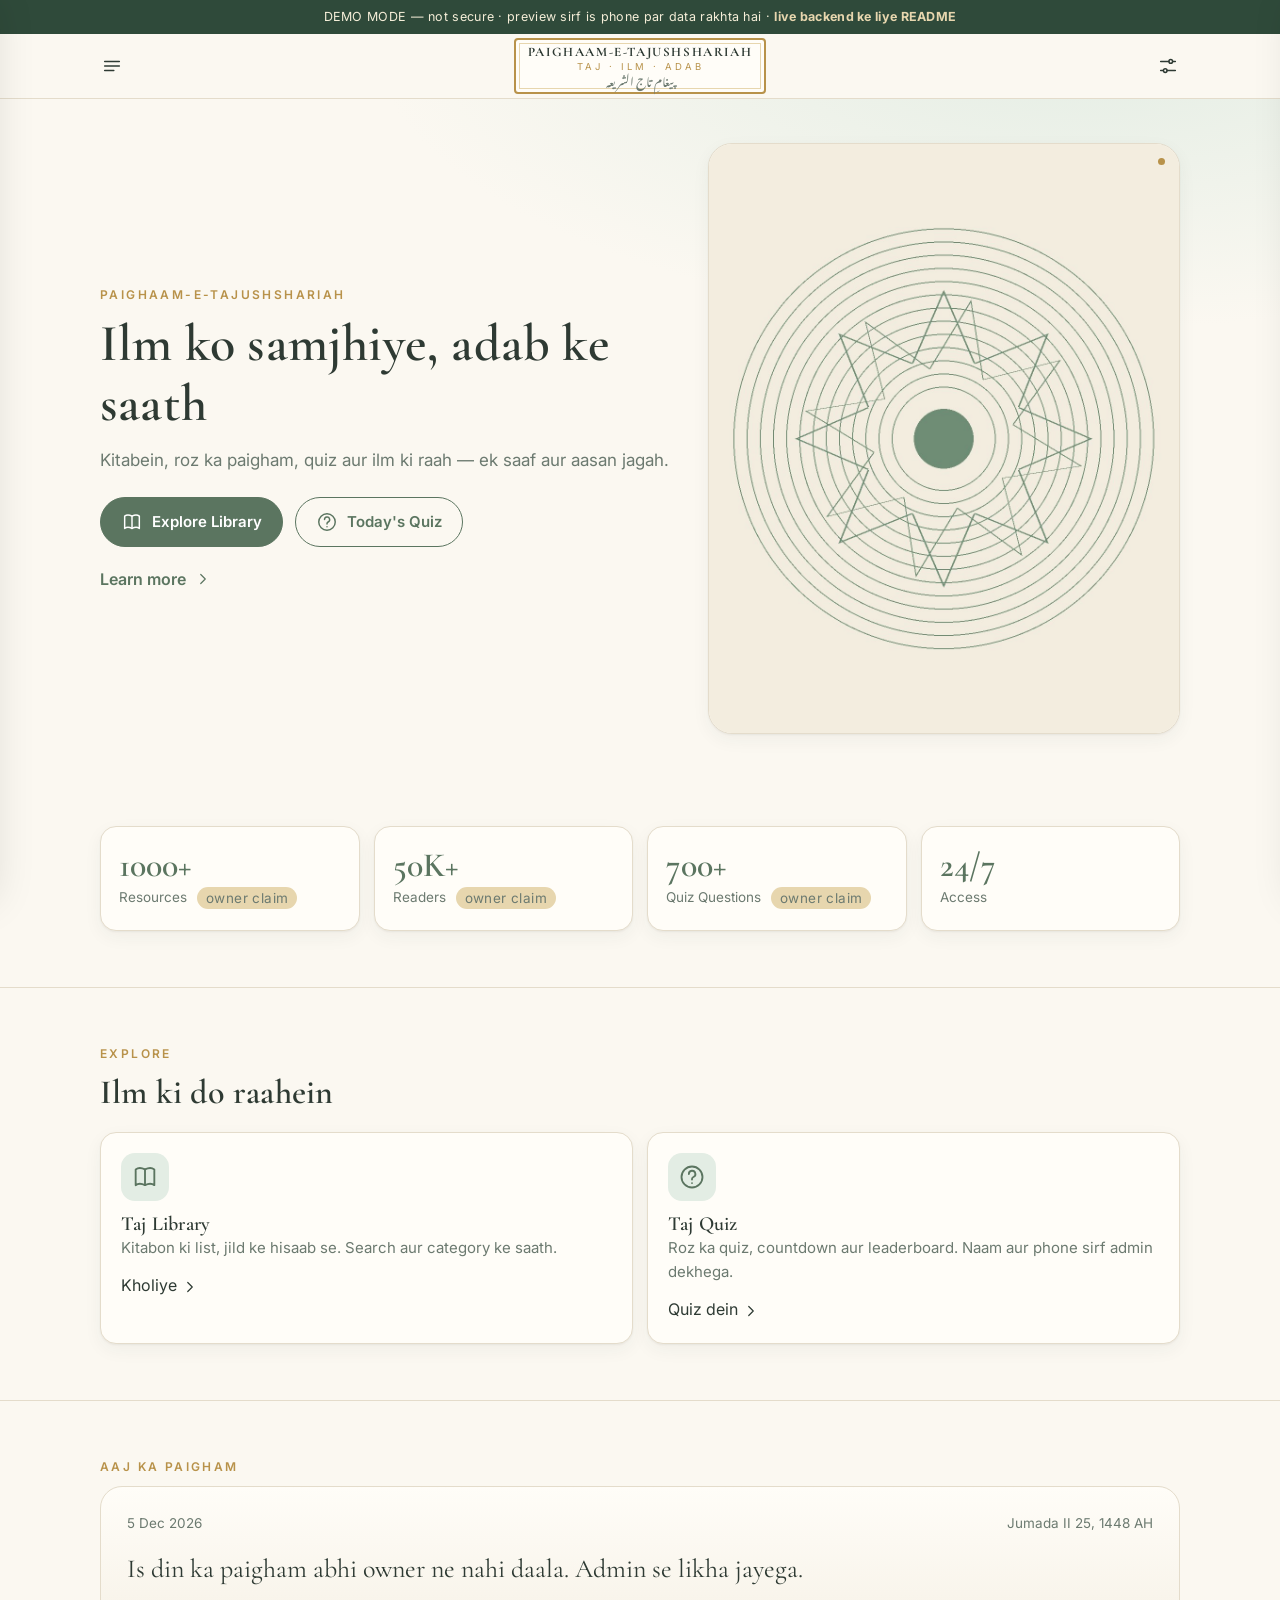
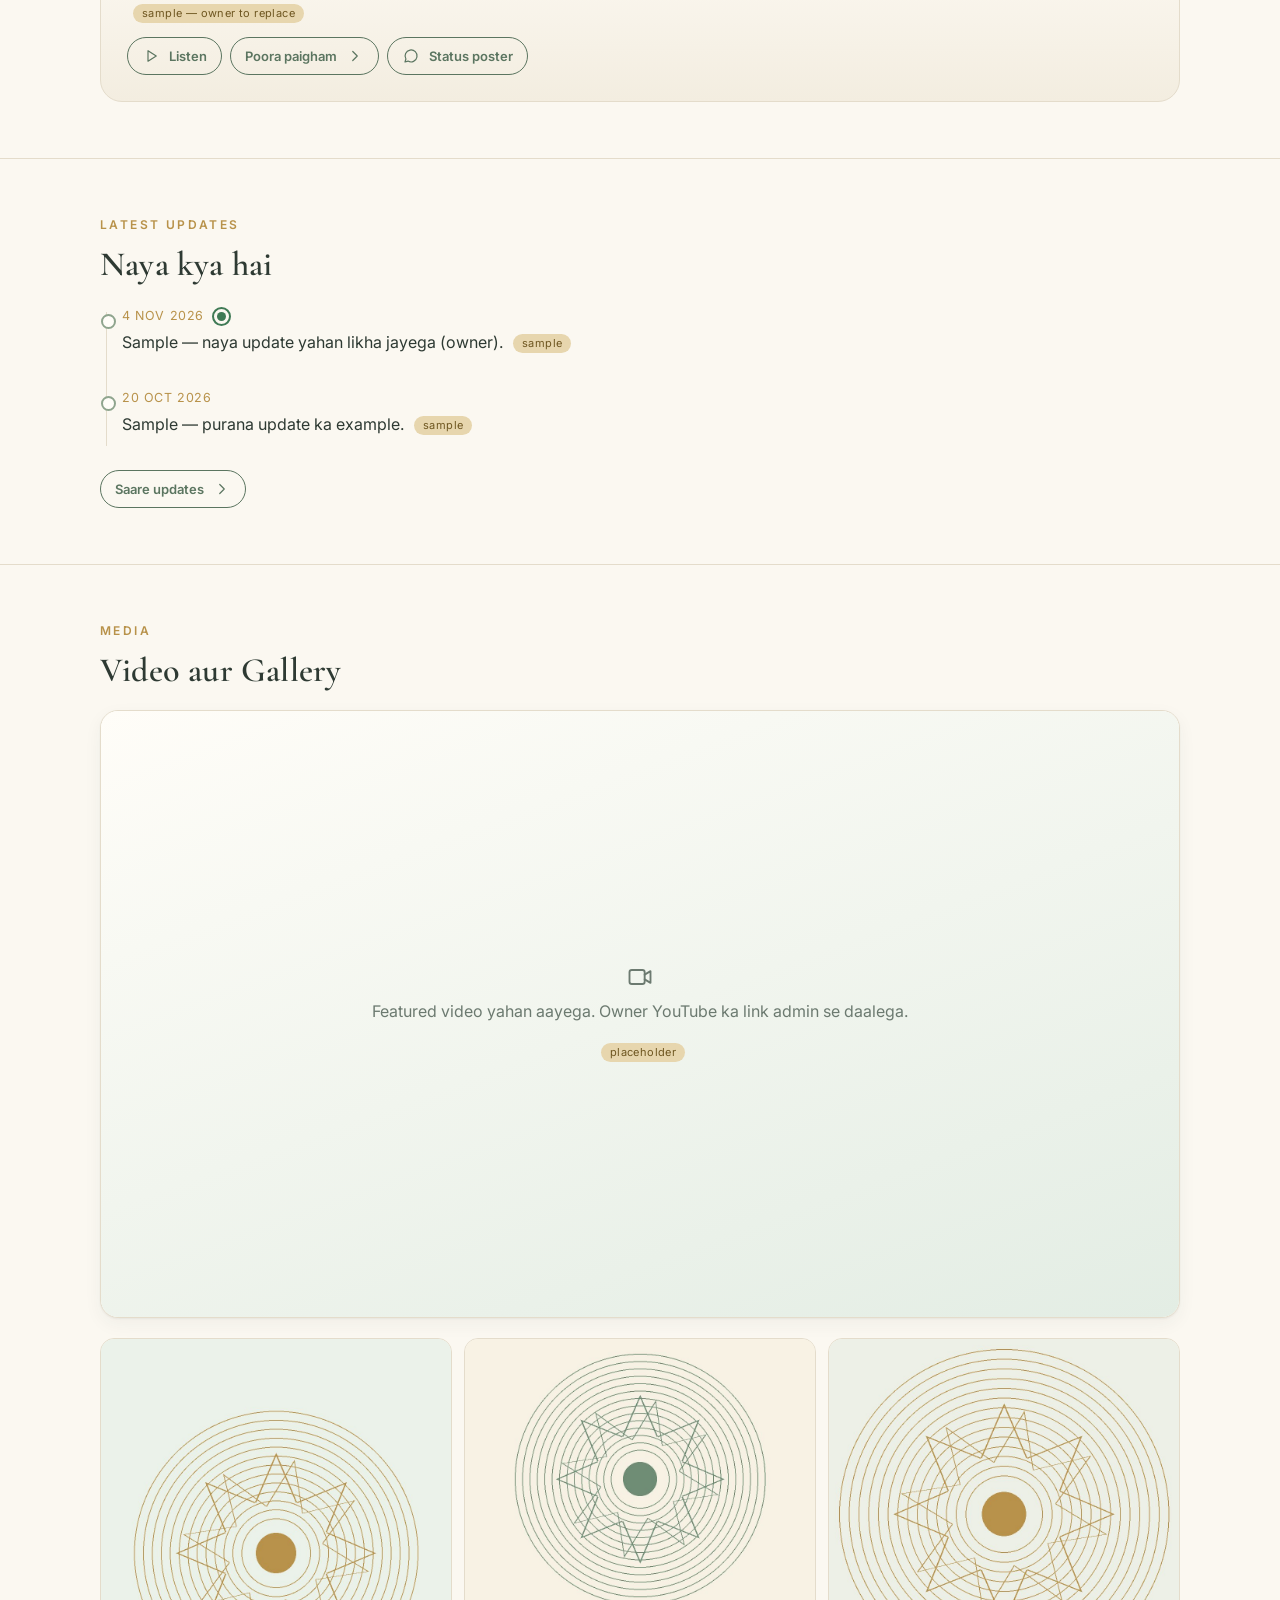
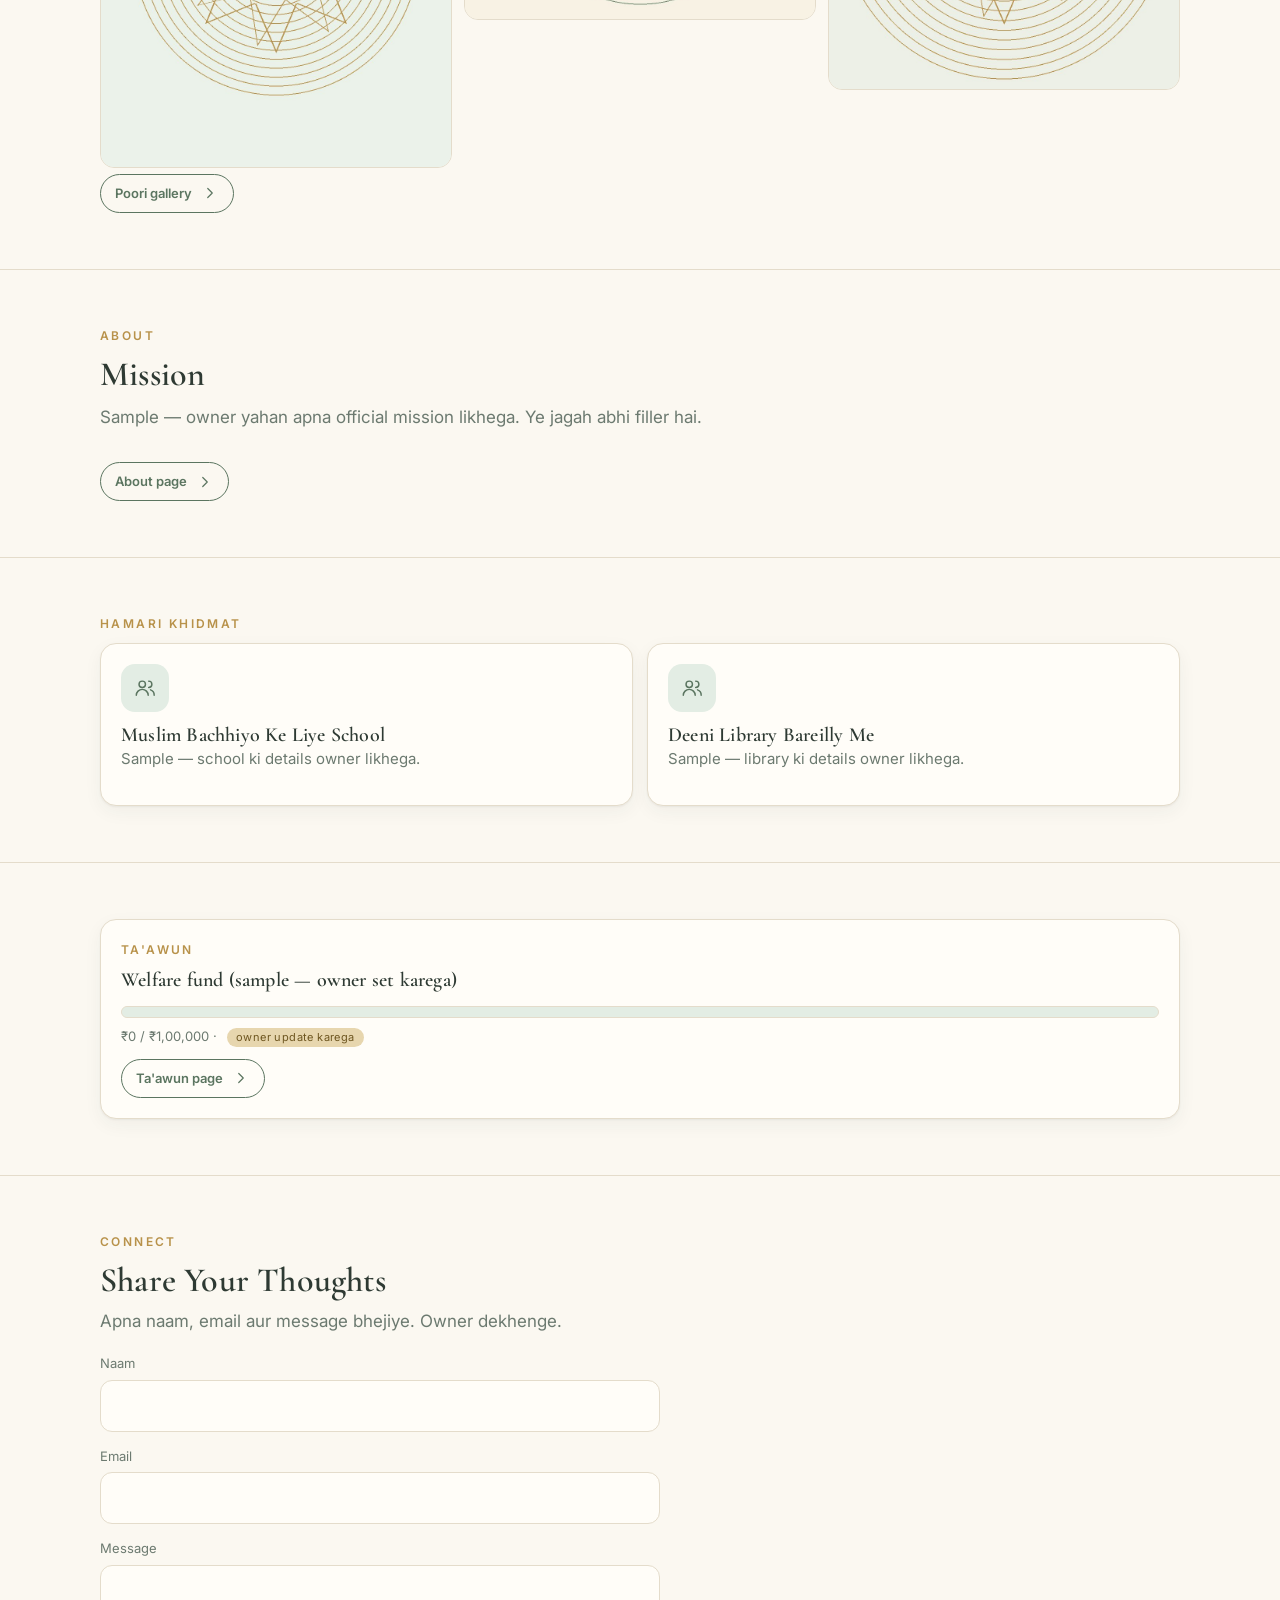
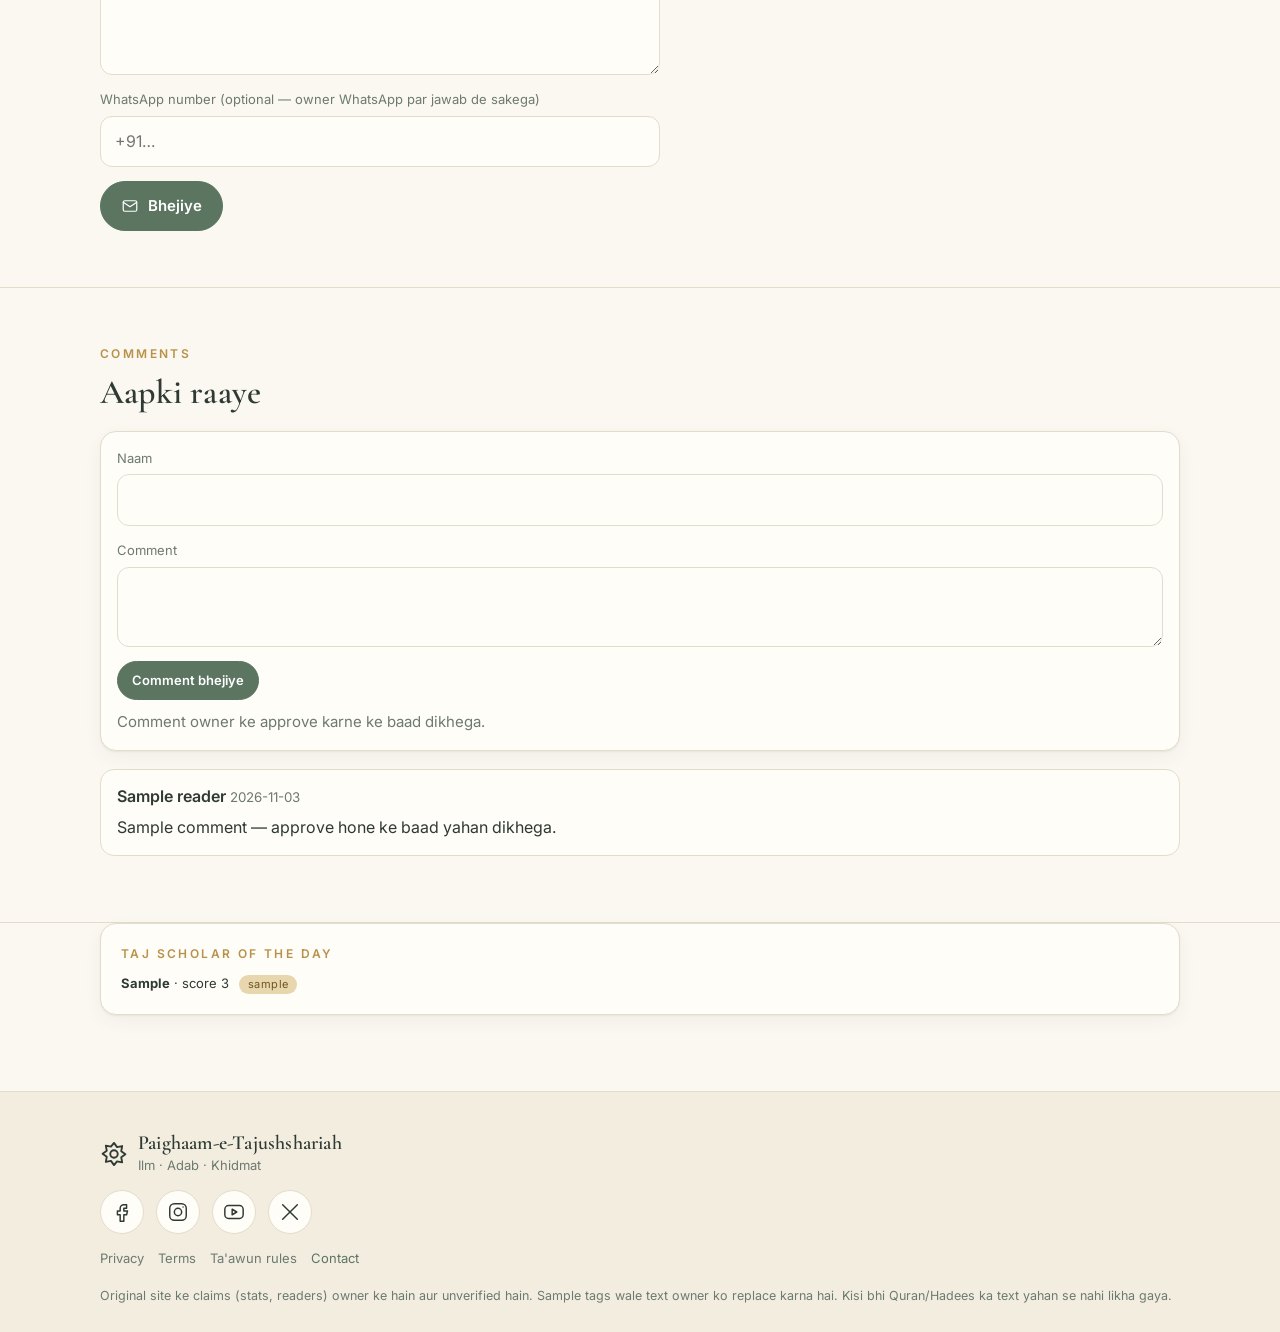
<file: index.html>
<!DOCTYPE html>
<html lang="en">
<head>
<meta charset="UTF-8">
<meta name="viewport" content="width=device-width, initial-scale=1, viewport-fit=cover">
<meta name="theme-color" content="#FBF8F1">
<meta name="description" content="Paighaam-e-Tajushshariah — Taj Library, Taj Quiz, Aaj Ka Paigham, updates and gallery.">
<title>Paighaam-e-Tajushshariah</title>
<link rel="manifest" href="manifest.json">
<link rel="icon" href="assets/img/icon-192.png">
<link rel="apple-touch-icon" href="assets/img/icon-192.png">
<link rel="preconnect" href="https://fonts.googleapis.com"><link rel="preconnect" href="https://fonts.gstatic.com" crossorigin>
<link href="https://fonts.googleapis.com/css2?family=Cormorant+Garamond:ital,wght@0,500;0,600;0,700;1,500&family=Inter:wght@400;500;600&family=Amiri:ital,wght@0,400;0,700;1,400&family=Noto+Naskh+Arabic:wght@400;600&family=Noto+Nastaliq+Urdu:wght@400;600&display=swap" rel="stylesheet">
<link rel="stylesheet" href="assets/css/app.css">
</head>
<body>
<div id="app-banner"></div>
<header id="app-header"></header>
<main id="app"><div class="sec"><div class="wrap"><p class="muted">Loading…</p></div></div></main>
<div id="app-footer"></div>
<div id="app-drawer"></div>
<div class="modal" id="modal" role="dialog" aria-modal="true"><div class="box"></div></div>
<div class="toast" id="toast" role="status" aria-live="polite"></div>
<script src="config.js"></script>
<script src="assets/js/seed.js"></script>
<script src="assets/js/books.js"></script>
<script src="assets/js/icons.js"></script>
<script src="assets/js/store.js"></script>
<script src="assets/js/app.js"></script>
<script>
  if ('serviceWorker' in navigator && (location.protocol === 'https:' || location.hostname === 'localhost')) {
    navigator.serviceWorker.register('sw.js').catch(function(){});
  }
</script>
</body>
</html>
</file>
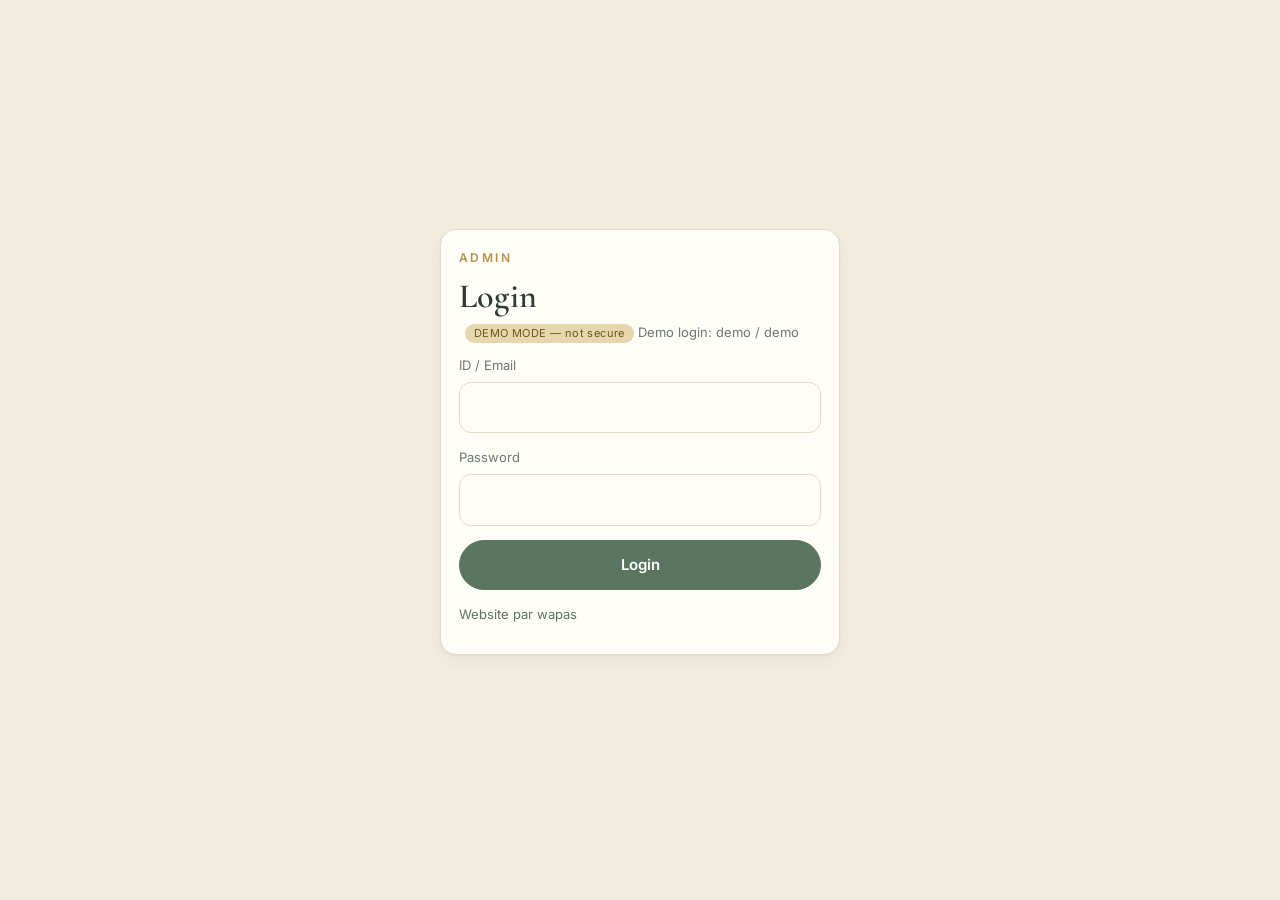
<file: admin.html>
<!DOCTYPE html>
<html lang="en">
<head>
<meta charset="UTF-8">
<meta name="viewport" content="width=device-width, initial-scale=1">
<meta name="robots" content="noindex,nofollow">
<title>Admin — Paighaam-e-Tajushshariah</title>
<link href="https://fonts.googleapis.com/css2?family=Cormorant+Garamond:wght@500;600;700&family=Inter:wght@400;500;600&family=Noto+Nastaliq+Urdu:wght@400;600&display=swap" rel="stylesheet">
<link rel="stylesheet" href="assets/css/app.css">
<link rel="stylesheet" href="assets/css/admin.css">
</head>
<body class="admin">
<div id="adm-root"><div class="sec"><div class="wrap"><p class="muted">Loading…</p></div></div></div>
<div class="toast" id="toast" role="status"></div>
<script src="config.js"></script>
<script src="assets/js/seed.js"></script>
<script src="assets/js/books.js"></script>
<script src="assets/js/icons.js"></script>
<script src="assets/js/store.js"></script>
<script src="assets/js/admin.js"></script>
</body>
</html>
</file>
<file: assets/css/app.css>
:root{
  --ivory:#FBF8F1; --cream:#F3EDE0; --paper:#FFFDF8; --mint:#E3EDE4; --sage:#8FA58E; --sage-d:#5B7560;
  --gold:#B8924A; --gold-l:#E7D6AE; --ink:#2E3A33; --muted:#6C7A70; --line:#E4DCCB; --red:#B5543F; --green:#3F7A55;
  --r:16px; --shadow:0 1px 2px rgba(46,58,51,.06), 0 6px 18px rgba(46,58,51,.05);
  --ease:cubic-bezier(.2,.7,.2,1);
  --fs:100%;
}
*{box-sizing:border-box}
html{-webkit-text-size-adjust:100%;scroll-behavior:smooth}
body{margin:0;background:var(--ivory);color:var(--ink);font-family:'Inter',system-ui,-apple-system,'Segoe UI',Roboto,sans-serif;font-size:calc(16px*var(--fs));line-height:1.6;overflow-x:hidden;transition:background .5s var(--ease),color .5s var(--ease)}
body.dark{--ivory:#16201B;--cream:#1D2A23;--paper:#1F2D25;--mint:#22342A;--line:#2F4238;--ink:#E7EEE7;--muted:#9FB0A4;--gold-l:#4A3F26;background:var(--ivory);color:var(--ink)}
img{max-width:100%;display:block}
a{color:var(--sage-d);text-decoration:none}
button,input,textarea,select{font:inherit;color:inherit}
button{cursor:pointer;background:none;border:0;padding:0}
h1,h2,h3,.serif{font-family:'Cormorant Garamond',Georgia,'Times New Roman',serif;font-weight:600;line-height:1.15;margin:0;letter-spacing:.2px}
h1{font-size:clamp(30px,8vw,52px)} h2{font-size:clamp(24px,6vw,34px)} h3{font-size:20px}
p{margin:0 0 .9em}
.ur{font-family:'Noto Nastaliq Urdu','Amiri',serif;direction:rtl;unicode-bidi:isolate;line-height:2}
.ar{font-family:'Amiri','Noto Naskh Arabic',serif;direction:rtl;unicode-bidi:isolate;line-height:1.9}
.muted{color:var(--muted)} .small{font-size:13px} .center{text-align:center}
.ico{width:22px;height:22px;stroke:currentColor;fill:none;stroke-width:1.6;stroke-linecap:round;stroke-linejoin:round;flex:none;display:inline-block;vertical-align:middle}
.ico.s{width:18px;height:18px} .ico.l{width:28px;height:28px}
.wrap{max-width:1120px;margin:0 auto;padding:0 20px}
.sec{padding:56px 0;position:relative}
.sec + .sec{border-top:1px solid var(--line)}
.eyebrow{font-size:12px;letter-spacing:2.4px;text-transform:uppercase;color:var(--gold);font-weight:600;margin-bottom:10px}
.lead{font-size:17px;color:var(--muted);max-width:60ch}
.sample{display:inline-block;font-size:11px;letter-spacing:.4px;text-transform:none;white-space:normal;line-height:1.35;background:var(--gold-l);color:#6E5620;border-radius:999px;padding:2px 9px;margin-left:6px;vertical-align:middle;font-family:Inter,sans-serif}
body.dark .sample{color:#E9D9A8}
.draft{font-size:12px;color:var(--red)}

/* demo banner */
.demo-banner{background:#2F4A3A;color:#F5EED8;text-align:center;font-size:12.5px;padding:7px 12px;letter-spacing:.3px}
.demo-banner b{color:var(--gold-l)}

/* header */
.topbar{position:sticky;top:0;z-index:50;background:color-mix(in srgb,var(--ivory) 92%, transparent);border-bottom:1px solid var(--line);backdrop-filter:saturate(1.2) blur(6px)}
.topbar .row{display:grid;grid-template-columns:44px 1fr 44px;align-items:center;gap:6px;height:64px;max-width:1120px;margin:0 auto;padding:0 10px}
.iconbtn{width:44px;height:44px;border-radius:50%;display:grid;place-items:center;color:var(--ink);transition:background .25s}
.iconbtn:hover,.iconbtn:focus-visible{background:var(--mint);outline:none}
.brand-box{justify-self:center;border:2px solid var(--gold);background:var(--paper);padding:6px 12px 5px;text-align:center;border-radius:4px;line-height:1.05;text-decoration:none;color:var(--ink);box-shadow:inset 0 0 0 3px var(--paper),inset 0 0 0 4px var(--gold-l)}
.brand-box .b1{font-family:'Cormorant Garamond',serif;font-weight:700;font-size:13px;white-space:nowrap;letter-spacing:1.6px;text-transform:uppercase;display:block}
.brand-box .b2{font-size:9.5px;letter-spacing:3px;color:var(--gold);display:block;margin-top:2px;text-transform:uppercase}
.brand-box .b3{font-family:'Noto Nastaliq Urdu',serif;font-size:12px;direction:rtl;display:block;color:var(--muted);line-height:1.3}

/* drawer + sheet */
.scrim{position:fixed;inset:0;background:rgba(20,30,24,.36);opacity:0;pointer-events:none;transition:opacity .35s var(--ease);z-index:80}
.scrim.on{opacity:1;pointer-events:auto}
.drawer{position:fixed;top:0;bottom:0;left:0;width:min(320px,86vw);background:var(--paper);z-index:90;transform:translateX(-102%);transition:transform .45s var(--ease);display:flex;flex-direction:column;box-shadow:0 0 40px rgba(0,0,0,.12)}
.drawer.on{transform:none}
.drawer header{display:flex;align-items:center;justify-content:space-between;padding:16px 18px;border-bottom:1px solid var(--line)}
.drawer nav{padding:10px 8px;overflow:auto;flex:1}
.drawer nav a{display:flex;align-items:center;gap:14px;padding:12px 12px;border-radius:12px;color:var(--ink);font-size:16px;transition:background .2s,padding .3s var(--ease)}
.drawer nav a:hover{background:var(--mint);padding-left:16px}
.drawer nav a.cur{color:var(--sage-d);font-weight:600}
.drawer .legal{padding:14px 18px;border-top:1px solid var(--line);font-size:13px;display:grid;gap:8px}
.drawer .legal button{text-align:left;color:var(--muted)}
.sheet{position:fixed;top:0;bottom:0;right:0;width:min(360px,92vw);background:var(--paper);z-index:90;transform:translateX(104%);transition:transform .45s var(--ease);display:flex;flex-direction:column;box-shadow:0 0 40px rgba(0,0,0,.12)}
.sheet.on{transform:none}
.sheet .body{padding:18px;overflow:auto;flex:1}
.setting{padding:14px 0;border-bottom:1px solid var(--line)}
.setting label{display:block;font-weight:600;margin-bottom:8px}
.seg{display:inline-flex;border:1px solid var(--line);border-radius:999px;overflow:hidden}
.seg button{padding:8px 14px;font-size:14px;color:var(--muted);transition:all .25s}
.seg button.on{background:var(--sage-d);color:#fff}
.range{width:100%;accent-color:var(--sage-d)}
.version{font-size:12px;color:var(--muted);text-align:center;padding:18px 0}

/* buttons + inputs */
.btn{display:inline-flex;align-items:center;justify-content:center;gap:9px;padding:12px 20px;border-radius:999px;border:1px solid var(--sage-d);background:var(--sage-d);color:#fff;font-weight:600;font-size:15px;transition:transform .25s var(--ease),background .25s,box-shadow .25s;text-decoration:none;white-space:nowrap}
.btn:hover{transform:translateY(-1px);box-shadow:0 8px 20px rgba(91,117,96,.22)}
.btn:active{transform:translateY(0) scale(.98)}
.btn.ghost{background:transparent;color:var(--sage-d)}
.btn.gold{background:var(--gold);border-color:var(--gold);color:#fff}
.btn.sm{padding:8px 14px;font-size:13px}
.btn.danger{background:var(--red);border-color:var(--red)}
.btn[disabled]{opacity:.5;pointer-events:none}
.field{display:grid;gap:6px;margin-bottom:14px}
.field span{font-size:13px;color:var(--muted)}
input.in,textarea.in,select.in{width:100%;border:1px solid var(--line);background:var(--paper);border-radius:12px;padding:12px 14px;outline:none;transition:border .2s,box-shadow .2s;color:var(--ink)}
input.in:focus,textarea.in:focus,select.in:focus{border-color:var(--sage);box-shadow:0 0 0 4px var(--mint)}
textarea.in{min-height:110px;resize:vertical}
.hp{position:absolute;left:-9999px;opacity:0;height:0;width:0}
.chip{display:inline-flex;padding:7px 14px;border-radius:999px;border:1px solid var(--line);font-size:13.5px;color:var(--muted);background:var(--paper);transition:all .25s;white-space:nowrap}
.chips{display:flex;gap:8px;overflow-x:auto;padding:4px 2px 10px;scrollbar-width:none}
.chips::-webkit-scrollbar{display:none}
.chip.on{background:var(--sage-d);border-color:var(--sage-d);color:#fff}

/* hero */
.hero{position:relative;overflow:hidden;padding:44px 0 64px;background:radial-gradient(1200px 500px at 85% -10%,var(--mint),transparent 60%),var(--ivory)}
.hero .grid{display:grid;gap:30px;align-items:center}
.hero h1 .gold{color:var(--gold);font-style:italic}
.hero .actions{display:flex;flex-wrap:wrap;gap:12px;margin-top:22px}
.hero-art{position:relative;aspect-ratio:4/5;border-radius:24px;overflow:hidden;border:1px solid var(--line);background:var(--paper);box-shadow:var(--shadow)}
.hero-art .slide{position:absolute;inset:0;opacity:0;transform:scale(1.06);transition:opacity 1.4s var(--ease),transform 7s linear}
.hero-art .slide.on{opacity:1;transform:scale(1)}
.hero-art .slide img{width:100%;height:100%;object-fit:cover}
.hero-art .cap{position:absolute;left:12px;bottom:12px;background:var(--paper);border:1px solid var(--line);border-radius:12px;padding:8px 12px;font-size:12.5px;color:var(--muted)}
.hero-art .dots{position:absolute;right:14px;top:14px;display:flex;gap:6px}
.hero-art .dots i{width:7px;height:7px;border-radius:50%;background:var(--line);transition:background .4s}
.hero-art .dots i.on{background:var(--gold)}
.fade-up{opacity:0;transform:translateY(18px);transition:opacity .9s var(--ease),transform .9s var(--ease)}
.fade-up.in{opacity:1;transform:none}
.ornament{position:absolute;inset:-40px -40px auto auto;width:320px;opacity:.16;pointer-events:none;color:var(--sage-d)}
.ornament path{stroke-dasharray:900;stroke-dashoffset:900;transition:stroke-dashoffset 2.4s var(--ease)}
.ornament.in path{stroke-dashoffset:0}

/* stats */
.stats{display:grid;grid-template-columns:repeat(2,1fr);gap:14px}
.stat{background:var(--paper);border:1px solid var(--line);border-radius:var(--r);padding:20px 18px;box-shadow:var(--shadow)}
.stat b{display:block;font-family:'Cormorant Garamond',serif;font-size:34px;font-weight:600;color:var(--sage-d);line-height:1.1}
.stat span{font-size:13.5px;color:var(--muted)}

/* cards */
.cards{display:grid;gap:14px;grid-template-columns:1fr}
.card{background:var(--paper);border:1px solid var(--line);border-radius:var(--r);padding:20px;box-shadow:var(--shadow);transition:transform .35s var(--ease),box-shadow .35s,border-color .35s;position:relative;overflow:hidden}
.card:hover,.card:focus-within{transform:translateY(-3px);box-shadow:0 14px 30px rgba(46,58,51,.09);border-color:var(--sage)}
.card:active{transform:scale(.99)}
.card .ico.l{color:var(--sage-d)}
.card p{color:var(--muted);font-size:15px}
.card a.more{display:inline-flex;gap:6px;align-items:center;margin-top:8px;font-weight:600;font-size:14.5px}
.card a.more .ico{transition:transform .3s var(--ease)}
.card:hover a.more .ico{transform:translateX(4px)}
.feature-ico{width:48px;height:48px;border-radius:14px;background:var(--mint);display:grid;place-items:center;margin-bottom:12px;color:var(--sage-d)}

/* paigham */
.paigham{background:linear-gradient(180deg,var(--paper),var(--cream));border:1px solid var(--line);border-radius:22px;padding:26px;position:relative;overflow:hidden}
.paigham .date{display:flex;justify-content:space-between;gap:10px;flex-wrap:wrap;font-size:13.5px;color:var(--muted)}
.paigham .text{font-family:'Cormorant Garamond',serif;font-size:clamp(20px,5vw,26px);line-height:1.5;margin:14px 0}
.paigham .ref{font-size:13px;color:var(--gold)}
.tools{display:flex;gap:8px;flex-wrap:wrap;margin-top:14px}

/* timeline */
.timeline{position:relative;padding-left:22px;display:grid;gap:18px}
.timeline:before{content:'';position:absolute;left:6px;top:6px;bottom:6px;width:1px;background:var(--line)}
.tl{position:relative}
.tl:before{content:'';position:absolute;left:-21px;top:8px;width:11px;height:11px;border-radius:50%;background:var(--paper);border:2px solid var(--sage)}
.tl .d{font-size:12.5px;color:var(--gold);letter-spacing:.6px;text-transform:uppercase}
.pulse{display:inline-block;width:9px;height:9px;border-radius:50%;background:var(--green);position:relative;margin-left:8px;vertical-align:middle}
.pulse:after{content:'';position:absolute;inset:-5px;border-radius:50%;border:2px solid var(--green);animation:pulse 1.8s var(--ease) infinite}
@keyframes pulse{0%{transform:scale(.6);opacity:.9}100%{transform:scale(1.7);opacity:0}}

/* progress */
.bar{height:12px;background:var(--mint);border-radius:999px;overflow:hidden;border:1px solid var(--line)}
.bar i{display:block;height:100%;width:0;background:linear-gradient(90deg,var(--sage),var(--gold));border-radius:999px;transition:width 1.6s var(--ease)}

/* library */
.book-grid{display:grid;grid-template-columns:repeat(2,1fr);gap:14px}
.book{display:flex;flex-direction:column;gap:10px;text-decoration:none;color:var(--ink);background:var(--paper);border:1px solid var(--line);border-radius:14px;padding:10px;transition:transform .35s var(--ease),box-shadow .35s;position:relative}
.book:hover{transform:translateY(-4px);box-shadow:0 16px 30px rgba(46,58,51,.12)}
.book .cover{aspect-ratio:3/4;border-radius:10px;overflow:hidden;background:linear-gradient(160deg,var(--mint),var(--gold-l));position:relative;display:grid;place-items:center}
.book .cover img{width:100%;height:100%;object-fit:cover;transition:transform .6s var(--ease)}
.book:hover .cover img{transform:scale(1.05)}
.book .cover .ph{font-family:'Cormorant Garamond',serif;font-size:17px;text-align:center;padding:10px;color:var(--sage-d)}
.book h4{margin:0;font-family:'Cormorant Garamond',serif;font-size:17px;line-height:1.2;font-weight:600}
.book .meta{font-size:12.5px;color:var(--muted)}
.book .vol{font-size:11.5px;letter-spacing:.4px;color:var(--gold);text-transform:uppercase}
.book .ur-t{font-size:14px;color:var(--muted)}
.bk-shelf{display:grid;grid-template-columns:repeat(2,1fr);gap:14px}
.vol-row{display:flex;align-items:center;justify-content:space-between;gap:12px;padding:12px 14px;border:1px solid var(--line);border-radius:12px;background:var(--paper);margin-bottom:8px;transition:border-color .3s, transform .3s var(--ease)}
.vol-row:hover{border-color:var(--sage);transform:translateX(3px)}
.book-hero{display:grid;gap:22px;align-items:start}
.book-hero .cover{width:min(220px,62vw);aspect-ratio:3/4;border-radius:16px;overflow:hidden;box-shadow:0 18px 36px rgba(46,58,51,.16);background:var(--mint);display:grid;place-items:center;border:1px solid var(--line)}
.book-hero .cover img{width:100%;height:100%;object-fit:cover}
.resume{display:flex;align-items:center;justify-content:space-between;gap:12px;flex-wrap:wrap;background:var(--mint);border-radius:14px;padding:14px 16px;margin-bottom:18px}
.frame{border:1px solid var(--line);border-radius:18px;overflow:hidden;background:var(--paper);box-shadow:var(--shadow);position:relative}
.frame iframe{width:100%;height:min(70vh,560px);border:0;display:block}
.frame .ph{aspect-ratio:16/9;display:grid;place-items:center;text-align:center;padding:24px;color:var(--muted);background:linear-gradient(160deg,var(--paper),var(--mint))}

/* quiz */
.countdown{display:flex;gap:10px;flex-wrap:wrap}
.countdown div{background:var(--paper);border:1px solid var(--line);border-radius:14px;padding:12px 14px;min-width:70px;text-align:center}
.countdown b{display:block;font-family:'Cormorant Garamond',serif;font-size:30px;line-height:1.1;color:var(--sage-d);font-variant-numeric:tabular-nums}
.countdown span{font-size:11.5px;color:var(--muted);text-transform:uppercase;letter-spacing:.6px}
.rules{counter-reset:r;display:grid;gap:10px;padding:0;list-style:none}
.rules li{counter-increment:r;display:flex;gap:12px;align-items:flex-start;background:var(--paper);border:1px solid var(--line);border-radius:12px;padding:12px 14px}
.rules li:before{content:counter(r);min-width:26px;height:26px;border-radius:50%;background:var(--mint);color:var(--sage-d);display:grid;place-items:center;font-weight:600;font-size:13px}
.opt{display:flex;align-items:center;gap:12px;width:100%;text-align:left;padding:13px 14px;border:1px solid var(--line);border-radius:12px;background:var(--paper);margin-bottom:8px;transition:all .25s var(--ease)}
.opt:hover{border-color:var(--sage)}
.opt.sel{border-color:var(--sage-d);background:var(--mint)}
.opt.right{border-color:var(--green);background:#E5F1E8}
.opt.wrong{border-color:var(--red);background:#F7E4DE}
.opt .k{width:28px;height:28px;border-radius:50%;border:1px solid var(--line);display:grid;place-items:center;font-size:13px;flex:none}
.lb{width:100%;border-collapse:collapse;font-size:15px}
.lb td,.lb th{padding:10px 8px;border-bottom:1px solid var(--line);text-align:left}
.lb th{font-size:12px;color:var(--muted);letter-spacing:.5px;text-transform:uppercase;font-weight:600}
.tick{width:86px;height:86px;margin:0 auto 10px;display:block}
.tick circle{fill:none;stroke:var(--green);stroke-width:2.5;stroke-dasharray:160;stroke-dashoffset:160;transition:stroke-dashoffset .8s var(--ease)}
.tick path{fill:none;stroke:var(--green);stroke-width:3;stroke-linecap:round;stroke-linejoin:round;stroke-dasharray:60;stroke-dashoffset:60;transition:stroke-dashoffset .6s .6s var(--ease)}
.tick.on circle,.tick.on path{stroke-dashoffset:0}

/* media */
.masonry{columns:2;column-gap:12px}
.masonry figure{break-inside:avoid;margin:0 0 12px;position:relative;border-radius:14px;overflow:hidden;border:1px solid var(--line);background:var(--paper);cursor:zoom-in;transition:transform .35s var(--ease)}
.masonry figure:hover{transform:translateY(-2px)}
.masonry img{width:100%;height:auto;transition:transform .6s var(--ease)}
.masonry figure:hover img{transform:scale(1.03)}
.masonry figcaption{padding:8px 10px;font-size:13px;color:var(--muted)}
.lightbox{position:fixed;inset:0;background:rgba(15,22,18,.92);display:grid;place-items:center;z-index:120;opacity:0;pointer-events:none;transition:opacity .4s var(--ease)}
.lightbox.on{opacity:1;pointer-events:auto}
.lightbox img{max-width:92vw;max-height:82vh;border-radius:12px;transform:scale(.6);transition:transform .55s var(--ease);box-shadow:0 30px 60px rgba(0,0,0,.5)}
.lightbox.on img{transform:scale(1)}
.lightbox .x{position:absolute;top:14px;right:14px;color:#fff}
.lightbox p{position:absolute;bottom:18px;left:0;right:0;text-align:center;color:#e9efe9;font-size:14px;margin:0}
.yt{aspect-ratio:16/9;width:100%;border:0;display:block}

/* comments */
.comment{background:var(--paper);border:1px solid var(--line);border-radius:14px;padding:14px 16px;margin-bottom:10px;animation:rise .6s var(--ease)}
.comment b{font-weight:600}
.comment small{color:var(--muted)}
@keyframes rise{from{opacity:0;transform:translateY(10px)}to{opacity:1;transform:none}}

/* footer */
footer.site{background:var(--cream);border-top:1px solid var(--line);padding:40px 0 26px;margin-top:20px}
footer.site .socials{display:flex;gap:12px;flex-wrap:wrap;margin:14px 0}
footer.site .socials a{width:44px;height:44px;border-radius:50%;display:grid;place-items:center;background:var(--paper);border:1px solid var(--line);color:var(--ink);transition:transform .3s var(--ease),border-color .3s}
footer.site .socials a:hover{transform:translateY(-3px);border-color:var(--sage)}
footer.site .fine{font-size:12.5px;color:var(--muted);margin-top:18px}
footer.site .secret{cursor:default;user-select:none}

/* modal */
.modal{position:fixed;inset:0;display:grid;place-items:center;padding:16px;z-index:110;opacity:0;pointer-events:none;transition:opacity .35s}
.modal.on{opacity:1;pointer-events:auto}
.modal .box{background:var(--paper);border-radius:20px;max-width:560px;width:100%;max-height:82vh;overflow:auto;padding:24px;transform:translateY(16px) scale(.98);transition:transform .45s var(--ease);box-shadow:0 30px 60px rgba(0,0,0,.25);border:1px solid var(--line)}
.modal.on .box{transform:none}
.modal .top{display:flex;justify-content:space-between;align-items:center;gap:10px;margin-bottom:10px}
.modal:before{content:'';position:absolute;inset:0;background:rgba(20,30,24,.4)}

.toast{position:fixed;left:50%;bottom:22px;transform:translate(-50%,30px);background:var(--ink);color:var(--ivory);padding:11px 18px;border-radius:999px;font-size:14px;opacity:0;transition:all .45s var(--ease);z-index:200;pointer-events:none;max-width:90vw;text-align:center}
.toast.on{opacity:1;transform:translate(-50%,0)}

.empty{padding:26px;border:1px dashed var(--line);border-radius:14px;text-align:center;color:var(--muted)}
.hidden-sec{display:none!important}

/* reading */
.reader{font-size:calc(18px*var(--fs));line-height:1.9;max-width:68ch;margin:0 auto}
.reader p{margin:0 0 1.1em}
.listen{display:inline-flex;align-items:center;gap:8px;font-size:14px;color:var(--sage-d);border:1px solid var(--sage);border-radius:999px;padding:7px 14px}
.listen.on{background:var(--mint)}

/* responsive */
@media (min-width:720px){
  .hero .grid{grid-template-columns:1.1fr .9fr}
  .stats{grid-template-columns:repeat(4,1fr)}
  .cards{grid-template-columns:repeat(2,1fr)}
  .book-grid,.bk-shelf{grid-template-columns:repeat(4,1fr)}
  .book-hero{grid-template-columns:240px 1fr}
  .masonry{columns:3}
  .frame iframe{height:520px}
}
@media (min-width:1000px){ .cards.three{grid-template-columns:repeat(3,1fr)} .book-grid{grid-template-columns:repeat(5,1fr)} }
@media (prefers-reduced-motion:reduce){*,*:before,*:after{animation:none!important;transition:none!important}.fade-up{opacity:1;transform:none}}

.srch{position:relative}.srch .ico{position:absolute;left:14px;top:50%;transform:translateY(-50%);color:var(--muted);z-index:1;pointer-events:none}
</file>
<file: assets/css/admin.css>
body.admin{background:var(--cream)}
.adm{display:grid;grid-template-columns:230px 1fr;min-height:100vh}
.adm-nav{background:var(--paper);border-right:1px solid var(--line);padding:18px 12px;position:sticky;top:0;height:100vh;overflow:auto}
.adm-nav .who{padding:6px 10px 16px;border-bottom:1px solid var(--line);margin-bottom:10px}
.adm-nav button{display:flex;gap:10px;align-items:center;width:100%;padding:10px 12px;border-radius:10px;text-align:left;color:var(--ink);font-size:14.5px}
.adm-nav button:hover{background:var(--mint)}
.adm-nav button.on{background:var(--sage-d);color:#fff}
.adm-main{padding:22px 22px 60px;min-width:0}
.adm-top{display:flex;justify-content:space-between;align-items:center;gap:12px;flex-wrap:wrap;margin-bottom:16px}
.adm-card{background:var(--paper);border:1px solid var(--line);border-radius:16px;padding:18px;margin-bottom:16px;box-shadow:var(--shadow)}
.adm-card h3{margin-bottom:10px}
.kpis{display:grid;grid-template-columns:repeat(2,1fr);gap:12px}
.kpi{background:var(--paper);border:1px solid var(--line);border-radius:14px;padding:14px}
.kpi b{display:block;font-family:'Cormorant Garamond',serif;font-size:30px;color:var(--sage-d);line-height:1.1}
.kpi span{font-size:12.5px;color:var(--muted)}
.row2{display:grid;gap:10px}
.tbl{width:100%;border-collapse:collapse;font-size:14px}
.tbl td,.tbl th{padding:9px 8px;border-bottom:1px solid var(--line);vertical-align:top;text-align:left}
.tbl th{font-size:11.5px;text-transform:uppercase;letter-spacing:.5px;color:var(--muted)}
.tbl .unread td{background:#F3F7EF}
.wrapx{overflow-x:auto}
.toggle{position:relative;width:46px;height:26px;border-radius:999px;background:var(--line);transition:background .3s;flex:none;cursor:pointer}
.toggle i{position:absolute;top:3px;left:3px;width:20px;height:20px;border-radius:50%;background:#fff;transition:transform .3s var(--ease);box-shadow:0 1px 3px rgba(0,0,0,.2)}
.toggle.on{background:var(--sage-d)} .toggle.on i{transform:translateX(20px)}
.srow{display:flex;justify-content:space-between;align-items:center;gap:12px;padding:10px 0;border-bottom:1px solid var(--line)}
.grid2{display:grid;gap:12px}
.dz{border:1.5px dashed var(--sage);border-radius:14px;padding:22px;text-align:center;color:var(--muted);cursor:pointer;background:var(--mint)}
.thumb{width:100%;max-width:260px;border-radius:12px;border:1px solid var(--line)}
.adm-login{min-height:100vh;display:grid;place-items:center;padding:20px}
.adm-login .adm-card{max-width:400px;width:100%}
.mtabs{display:none}
@media (max-width:860px){
  .adm{grid-template-columns:1fr}
  .adm-nav{position:sticky;top:0;height:auto;border-right:0;border-bottom:1px solid var(--line);padding:8px 10px;display:flex;gap:6px;overflow-x:auto;z-index:20}
  .adm-nav .who{display:none}
  .adm-nav button{width:auto;white-space:nowrap;padding:8px 12px;font-size:13.5px}
  .adm-main{padding:14px 14px 60px}
  .kpis{grid-template-columns:repeat(2,1fr)}
}
@media (min-width:860px){ .grid2{grid-template-columns:1fr 1fr} }
</file>
